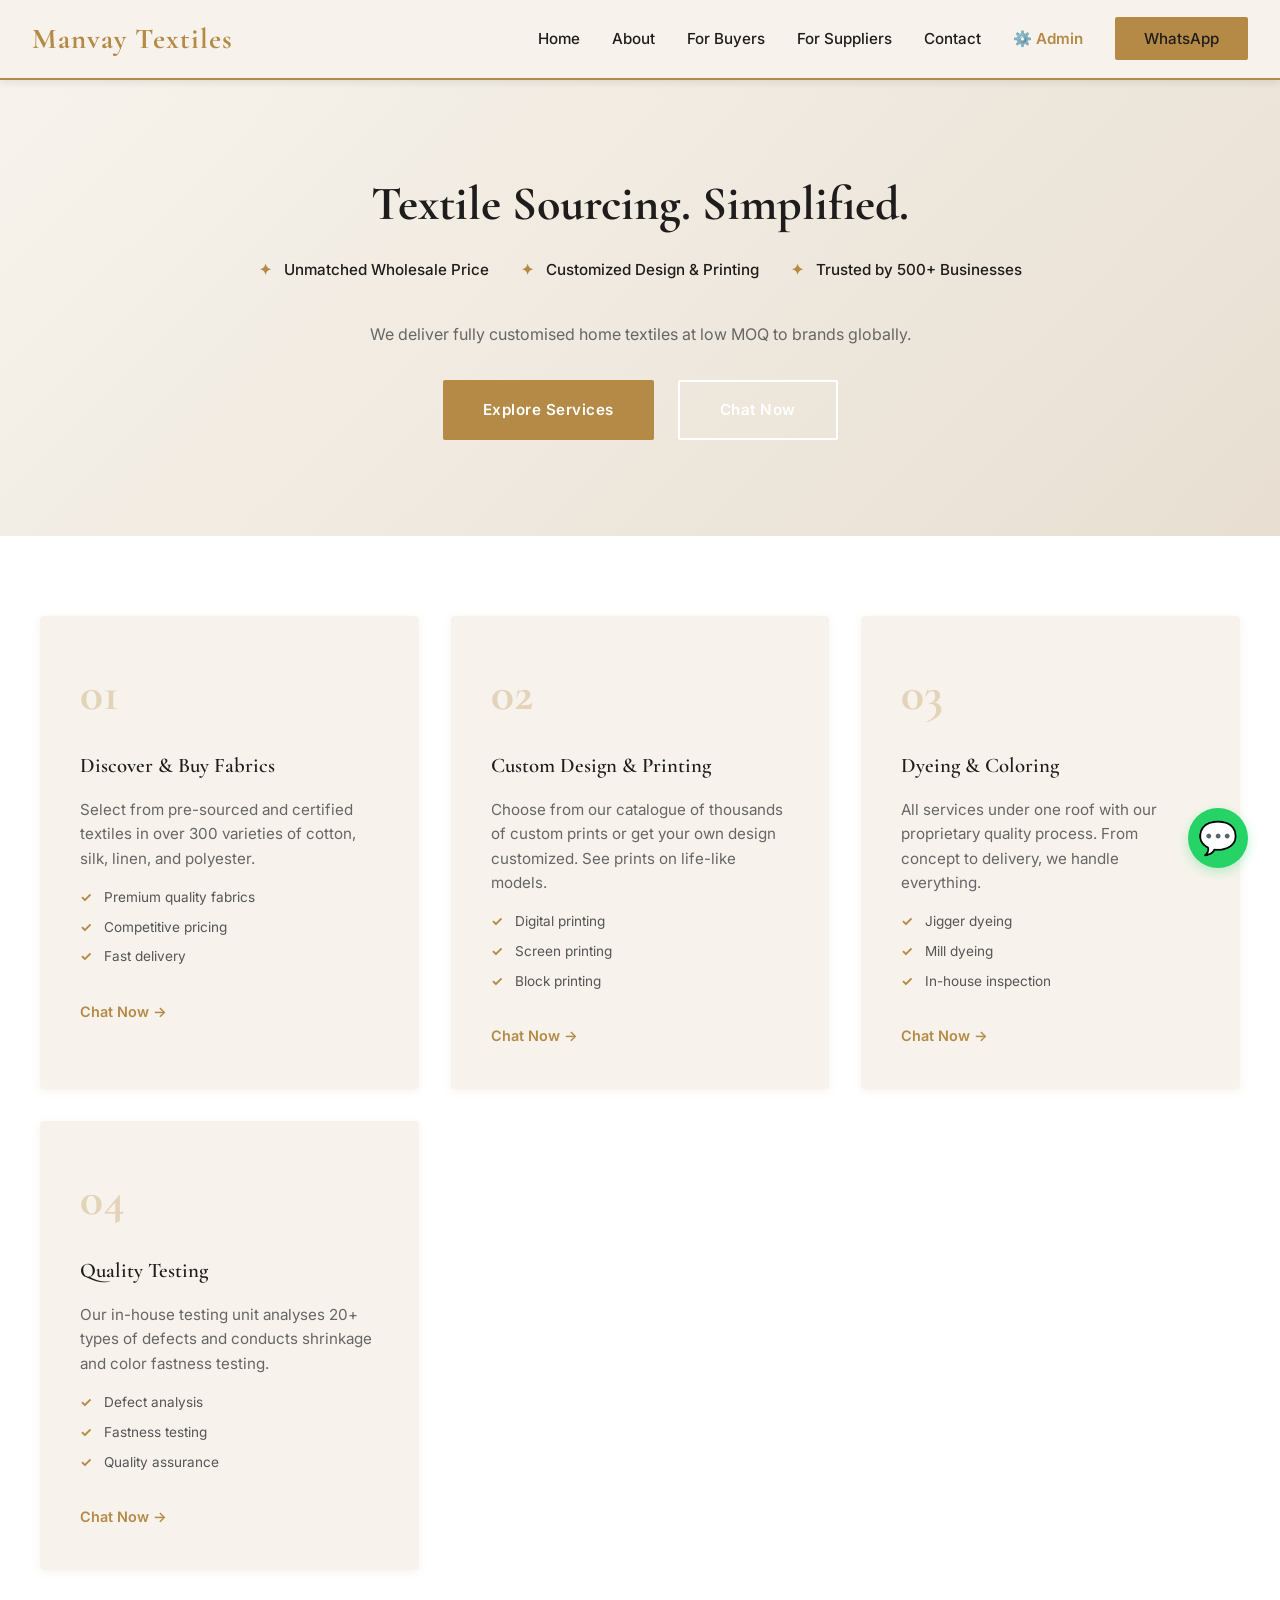
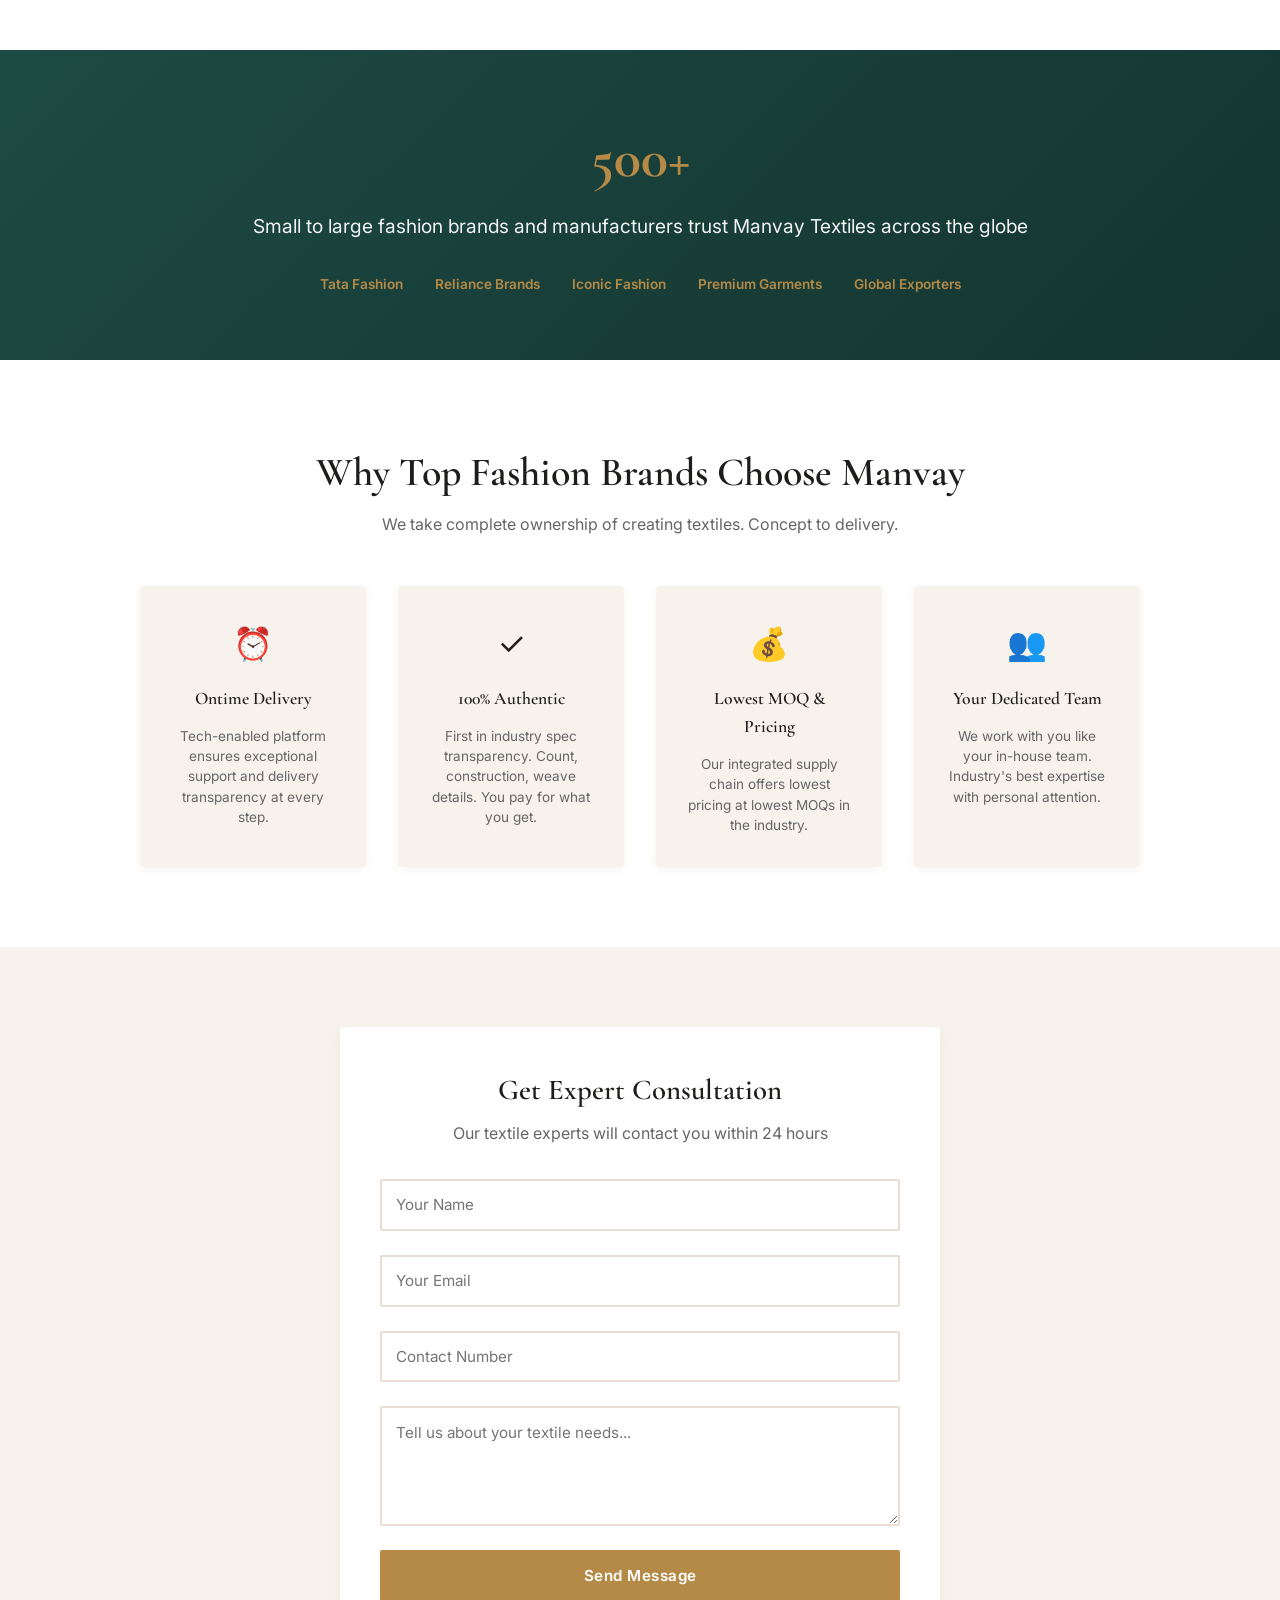
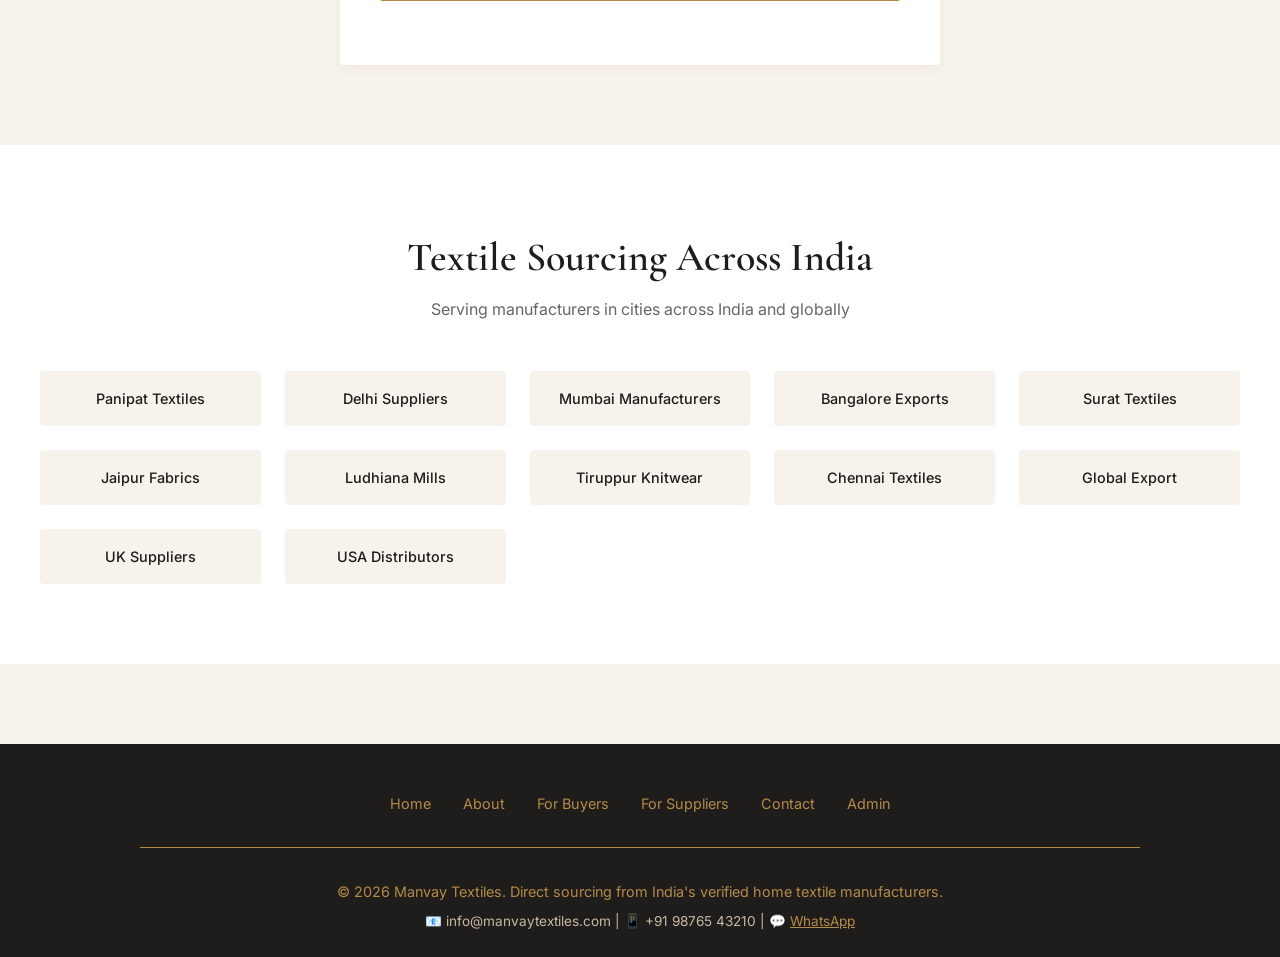
<file: index.html>
<!DOCTYPE html>
<html lang="en">
<head>
    <meta charset="UTF-8">
    <meta name="viewport" content="width=device-width, initial-scale=1.0">
    <title>Manvay Textiles - Textile Sourcing. Simplified.</title>
    <link rel="stylesheet" href="styles.css">
    <style>
        /* Hero Section Enhancements */
        .hero-simple {
            padding: 6rem 2rem;
            background: linear-gradient(135deg, #F7F3EC 0%, #E8DFD2 100%);
            text-align: center;
        }

        .hero-simple-content {
            max-width: 900px;
            margin: 0 auto;
        }

        .hero-simple-content h1 {
            font-size: 3rem;
            color: #1E1D1B;
            margin-bottom: 1.5rem;
            font-family: 'Cormorant Garamond', serif;
            font-weight: 700;
        }

        .hero-benefits {
            display: flex;
            justify-content: center;
            gap: 2rem;
            margin-bottom: 2.5rem;
            flex-wrap: wrap;
        }

        .benefit-item {
            font-size: 0.95rem;
            color: #1E1D1B;
            font-weight: 500;
        }

        .benefit-item::before {
            content: "✦ ";
            color: #B58A47;
            font-weight: bold;
            margin-right: 0.5rem;
        }

        .hero-cta-group {
            display: flex;
            gap: 1.5rem;
            justify-content: center;
            flex-wrap: wrap;
        }

        /* Services Grid */
        .services-section {
            padding: 5rem 2rem;
            background: white;
        }

        .services-grid {
            max-width: 1200px;
            margin: 0 auto;
            display: grid;
            grid-template-columns: repeat(auto-fit, minmax(280px, 1fr));
            gap: 2rem;
        }

        .service-card {
            background: #F7F3EC;
            padding: 2.5rem;
            border-radius: 4px;
            box-shadow: 0 2px 8px rgba(181, 138, 71, 0.1);
            transition: all 0.3s;
            position: relative;
        }

        .service-card:hover {
            transform: translateY(-8px);
            box-shadow: 0 8px 20px rgba(181, 138, 71, 0.2);
        }

        .service-number {
            font-size: 3rem;
            color: #B58A47;
            font-weight: bold;
            margin-bottom: 1rem;
            opacity: 0.3;
            font-family: 'Cormorant Garamond', serif;
        }

        .service-card h3 {
            font-size: 1.3rem;
            color: #1E1D1B;
            margin-bottom: 1rem;
            font-family: 'Cormorant Garamond', serif;
        }

        .service-card p {
            color: #666;
            font-size: 0.95rem;
            line-height: 1.6;
            margin-bottom: 1rem;
        }

        .service-checklist {
            list-style: none;
            font-size: 0.85rem;
            color: #555;
        }

        .service-checklist li {
            margin-bottom: 0.5rem;
            padding-left: 1.5rem;
            position: relative;
        }

        .service-checklist li::before {
            content: "✓";
            position: absolute;
            left: 0;
            color: #B58A47;
            font-weight: bold;
        }

        .service-cta {
            margin-top: 1.5rem;
            display: inline-block;
        }

        .service-cta a {
            color: #B58A47;
            text-decoration: none;
            font-weight: 600;
            font-size: 0.9rem;
            display: flex;
            align-items: center;
            gap: 0.5rem;
            transition: all 0.3s;
        }

        .service-cta a:hover {
            color: #1D4A43;
            gap: 1rem;
        }

        /* Trust Section */
        .trust-section {
            padding: 4rem 2rem;
            background: linear-gradient(135deg, #1D4A43 0%, #14342F 100%);
            color: white;
            text-align: center;
        }

        .trust-content {
            max-width: 900px;
            margin: 0 auto;
        }

        .trust-number {
            font-size: 3.5rem;
            font-weight: bold;
            color: #B58A47;
            margin-bottom: 0.5rem;
            font-family: 'Cormorant Garamond', serif;
        }

        .trust-text {
            font-size: 1.2rem;
            margin-bottom: 2rem;
            opacity: 0.95;
        }

        .trust-logos {
            display: flex;
            justify-content: center;
            gap: 2rem;
            flex-wrap: wrap;
            margin-top: 2rem;
        }

        .trust-logo-item {
            font-size: 0.85rem;
            color: #B58A47;
            font-weight: 600;
        }

        /* Why Choose Section */
        .why-choose-section {
            padding: 5rem 2rem;
            background: white;
        }

        .why-choose-grid {
            max-width: 1000px;
            margin: 0 auto;
            display: grid;
            grid-template-columns: repeat(auto-fit, minmax(220px, 1fr));
            gap: 2rem;
        }

        .why-item {
            text-align: center;
            padding: 2rem;
            background: #F7F3EC;
            border-radius: 4px;
            box-shadow: 0 2px 8px rgba(181, 138, 71, 0.1);
        }

        .why-item h3 {
            font-size: 1.1rem;
            color: #1E1D1B;
            margin-bottom: 0.8rem;
            font-family: 'Cormorant Garamond', serif;
        }

        .why-item p {
            font-size: 0.85rem;
            color: #666;
            line-height: 1.5;
        }

        .why-icon {
            font-size: 2rem;
            margin-bottom: 1rem;
        }

        /* Contact Form Section */
        .contact-form-section {
            padding: 5rem 2rem;
            background: #F7F3EC;
        }

        .form-container {
            max-width: 600px;
            margin: 0 auto;
            background: white;
            padding: 2.5rem;
            border-radius: 4px;
            box-shadow: 0 4px 12px rgba(181, 138, 71, 0.1);
        }

        .form-container h2 {
            text-align: center;
            font-size: 1.8rem;
            color: #1E1D1B;
            margin-bottom: 0.5rem;
            font-family: 'Cormorant Garamond', serif;
        }

        .form-container .section-subtitle {
            text-align: center;
            margin-bottom: 2rem;
        }

        /* Location Grid */
        .locations-section {
            padding: 5rem 2rem;
            background: white;
        }

        .locations-grid {
            max-width: 1200px;
            margin: 0 auto;
            display: grid;
            grid-template-columns: repeat(auto-fit, minmax(200px, 1fr));
            gap: 1.5rem;
        }

        .location-link {
            padding: 1rem;
            text-align: center;
            background: #F7F3EC;
            border-radius: 4px;
            text-decoration: none;
            color: #1E1D1B;
            transition: all 0.3s;
            font-size: 0.9rem;
            font-weight: 500;
        }

        .location-link:hover {
            background: #B58A47;
            color: white;
            transform: translateY(-2px);
        }

        /* WhatsApp Button */
        .whatsapp-floating {
            position: fixed;
            bottom: 2rem;
            right: 2rem;
            background: #25D366;
            color: white;
            width: 60px;
            height: 60px;
            border-radius: 50%;
            display: flex;
            align-items: center;
            justify-content: center;
            font-size: 2rem;
            cursor: pointer;
            box-shadow: 0 4px 12px rgba(37, 211, 102, 0.3);
            transition: all 0.3s;
            z-index: 999;
            text-decoration: none;
        }

        .whatsapp-floating:hover {
            transform: scale(1.1);
            box-shadow: 0 6px 20px rgba(37, 211, 102, 0.4);
        }

        @media (max-width: 768px) {
            .hero-simple-content h1 {
                font-size: 2rem;
            }

            .hero-benefits {
                gap: 1rem;
                flex-direction: column;
            }

            .trust-number {
                font-size: 2.5rem;
            }

            .whatsapp-floating {
                bottom: 1.5rem;
                right: 1.5rem;
                width: 50px;
                height: 50px;
                font-size: 1.5rem;
            }
        }
    </style>
</head>
<body>
    <!-- NAVBAR -->
    <nav class="navbar">
        <a href="index.html" class="navbar-logo">Manvay Textiles</a>
        <button class="mobile-menu-toggle" id="mobileMenuToggle">☰</button>
        <ul class="navbar-menu" id="navbarMenu">
            <li><a href="index.html">Home</a></li>
            <li><a href="about-us.html">About</a></li>
            <li><a href="for-buyers.html">For Buyers</a></li>
            <li><a href="for-suppliers.html">For Suppliers</a></li>
            <li><a href="contact.html">Contact</a></li>
            <li><a href="admin.html" style="color: #B58A47; font-weight: 600;">⚙️ Admin</a></li>
            <li><a href="https://wa.me/918800554542" class="navbar-cta">WhatsApp</a></li>
        </ul>
    </nav>

    <!-- HERO SECTION -->
    <section class="hero-simple">
        <div class="hero-simple-content">
            <h1>Textile Sourcing. Simplified.</h1>
            <div class="hero-benefits">
                <div class="benefit-item">Unmatched Wholesale Price</div>
                <div class="benefit-item">Customized Design & Printing</div>
                <div class="benefit-item">Trusted by 500+ Businesses</div>
            </div>
            <p style="font-size: 1rem; color: #666; margin-bottom: 2rem;">We deliver fully customised home textiles at low MOQ to brands globally.</p>
            <div class="hero-cta-group">
                <button class="btn btn-primary" onclick="document.querySelector('.services-section').scrollIntoView({behavior: 'smooth'})">Explore Services</button>
                <a href="https://wa.me/918800554542" class="btn btn-secondary" style="text-decoration: none; display: inline-block;">Chat Now</a>
            </div>
        </div>
    </section>

    <!-- SERVICES SECTION -->
    <section class="services-section">
        <div class="services-grid">
            <!-- Service 1 -->
            <div class="service-card">
                <div class="service-number">01</div>
                <h3>Discover & Buy Fabrics</h3>
                <p>Select from pre-sourced and certified textiles in over 300 varieties of cotton, silk, linen, and polyester.</p>
                <ul class="service-checklist">
                    <li>Premium quality fabrics</li>
                    <li>Competitive pricing</li>
                    <li>Fast delivery</li>
                </ul>
                <div class="service-cta">
                    <a href="https://wa.me/918800554542">Chat Now →</a>
                </div>
            </div>

            <!-- Service 2 -->
            <div class="service-card">
                <div class="service-number">02</div>
                <h3>Custom Design & Printing</h3>
                <p>Choose from our catalogue of thousands of custom prints or get your own design customized. See prints on life-like models.</p>
                <ul class="service-checklist">
                    <li>Digital printing</li>
                    <li>Screen printing</li>
                    <li>Block printing</li>
                </ul>
                <div class="service-cta">
                    <a href="https://wa.me/918800554542">Chat Now →</a>
                </div>
            </div>

            <!-- Service 3 -->
            <div class="service-card">
                <div class="service-number">03</div>
                <h3>Dyeing & Coloring</h3>
                <p>All services under one roof with our proprietary quality process. From concept to delivery, we handle everything.</p>
                <ul class="service-checklist">
                    <li>Jigger dyeing</li>
                    <li>Mill dyeing</li>
                    <li>In-house inspection</li>
                </ul>
                <div class="service-cta">
                    <a href="https://wa.me/918800554542">Chat Now →</a>
                </div>
            </div>

            <!-- Service 4 -->
            <div class="service-card">
                <div class="service-number">04</div>
                <h3>Quality Testing</h3>
                <p>Our in-house testing unit analyses 20+ types of defects and conducts shrinkage and color fastness testing.</p>
                <ul class="service-checklist">
                    <li>Defect analysis</li>
                    <li>Fastness testing</li>
                    <li>Quality assurance</li>
                </ul>
                <div class="service-cta">
                    <a href="https://wa.me/918800554542">Chat Now →</a>
                </div>
            </div>
        </div>
    </section>

    <!-- TRUST SECTION -->
    <section class="trust-section">
        <div class="trust-content">
            <div class="trust-number">500+</div>
            <div class="trust-text">Small to large fashion brands and manufacturers trust Manvay Textiles across the globe</div>
            <div class="trust-logos">
                <div class="trust-logo-item">Tata Fashion</div>
                <div class="trust-logo-item">Reliance Brands</div>
                <div class="trust-logo-item">Iconic Fashion</div>
                <div class="trust-logo-item">Premium Garments</div>
                <div class="trust-logo-item">Global Exporters</div>
            </div>
        </div>
    </section>

    <!-- WHY CHOOSE SECTION -->
    <section class="why-choose-section">
        <div style="max-width: 1000px; margin: 0 auto; text-align: center; margin-bottom: 3rem;">
            <h2 class="section-title" style="color: #1E1D1B;">Why Top Fashion Brands Choose Manvay</h2>
            <p class="section-subtitle">We take complete ownership of creating textiles. Concept to delivery.</p>
        </div>
        <div class="why-choose-grid">
            <div class="why-item">
                <div class="why-icon">⏰</div>
                <h3>Ontime Delivery</h3>
                <p>Tech-enabled platform ensures exceptional support and delivery transparency at every step.</p>
            </div>
            <div class="why-item">
                <div class="why-icon">✓</div>
                <h3>100% Authentic</h3>
                <p>First in industry spec transparency. Count, construction, weave details. You pay for what you get.</p>
            </div>
            <div class="why-item">
                <div class="why-icon">💰</div>
                <h3>Lowest MOQ & Pricing</h3>
                <p>Our integrated supply chain offers lowest pricing at lowest MOQs in the industry.</p>
            </div>
            <div class="why-item">
                <div class="why-icon">👥</div>
                <h3>Your Dedicated Team</h3>
                <p>We work with you like your in-house team. Industry's best expertise with personal attention.</p>
            </div>
        </div>
    </section>

    <!-- CONTACT FORM SECTION -->
    <section class="contact-form-section">
        <div class="form-container">
            <h2>Get Expert Consultation</h2>
            <p class="section-subtitle">Our textile experts will contact you within 24 hours</p>
            <form id="contactForm" class="form-group" style="display: flex; flex-direction: column; gap: 1.5rem;">
                <input type="text" placeholder="Your Name" required style="padding: 0.9rem; border: 2px solid #E8DFD2; border-radius: 2px; font-family: 'Inter', sans-serif;">
                <input type="email" placeholder="Your Email" required style="padding: 0.9rem; border: 2px solid #E8DFD2; border-radius: 2px; font-family: 'Inter', sans-serif;">
                <input type="tel" placeholder="Contact Number" required style="padding: 0.9rem; border: 2px solid #E8DFD2; border-radius: 2px; font-family: 'Inter', sans-serif;">
                <textarea placeholder="Tell us about your textile needs..." rows="4" required style="padding: 0.9rem; border: 2px solid #E8DFD2; border-radius: 2px; font-family: 'Inter', sans-serif; resize: vertical;"></textarea>
                <button type="submit" class="btn btn-primary" style="width: 100%;">Send Message</button>
            </form>
        </div>
    </section>

    <!-- LOCATIONS SECTION -->
    <section class="locations-section">
        <div style="max-width: 1000px; margin: 0 auto; text-align: center; margin-bottom: 3rem;">
            <h2 class="section-title" style="color: #1E1D1B;">Textile Sourcing Across India</h2>
            <p class="section-subtitle">Serving manufacturers in cities across India and globally</p>
        </div>
        <div class="locations-grid">
            <a href="#" class="location-link">Panipat Textiles</a>
            <a href="#" class="location-link">Delhi Suppliers</a>
            <a href="#" class="location-link">Mumbai Manufacturers</a>
            <a href="#" class="location-link">Bangalore Exports</a>
            <a href="#" class="location-link">Surat Textiles</a>
            <a href="#" class="location-link">Jaipur Fabrics</a>
            <a href="#" class="location-link">Ludhiana Mills</a>
            <a href="#" class="location-link">Tiruppur Knitwear</a>
            <a href="#" class="location-link">Chennai Textiles</a>
            <a href="#" class="location-link">Global Export</a>
            <a href="#" class="location-link">UK Suppliers</a>
            <a href="#" class="location-link">USA Distributors</a>
        </div>
    </section>

    <!-- FOOTER -->
    <footer class="footer">
        <div class="footer-content">
            <div class="footer-links">
                <a href="index.html">Home</a>
                <a href="about-us.html">About</a>
                <a href="for-buyers.html">For Buyers</a>
                <a href="for-suppliers.html">For Suppliers</a>
                <a href="contact.html">Contact</a>
                <a href="admin.html">Admin</a>
            </div>
            <div class="footer-divider">
                <p class="footer-text">© 2026 Manvay Textiles. Direct sourcing from India's verified home textile manufacturers.</p>
                <p class="footer-contact">📧 info@manvaytextiles.com | 📱 +91 98765 43210 | 💬 <a href="https://wa.me/918800554542" style="color: #B58A47;">WhatsApp</a></p>
            </div>
        </div>
    </footer>

    <!-- WhatsApp Floating Button -->
    <a href="https://wa.me/918800554542" class="whatsapp-floating" title="Chat on WhatsApp">💬</a>

    <script>
        // Mobile menu toggle
        document.getElementById('mobileMenuToggle').addEventListener('click', function() {
            document.getElementById('navbarMenu').classList.toggle('active');
        });

        // Contact form handler
        document.getElementById('contactForm').addEventListener('submit', function(e) {
            e.preventDefault();
            alert('Thank you for your message! Our team will contact you within 24 hours.');
            this.reset();
        });
    </script>
</body>
</html>
</file>
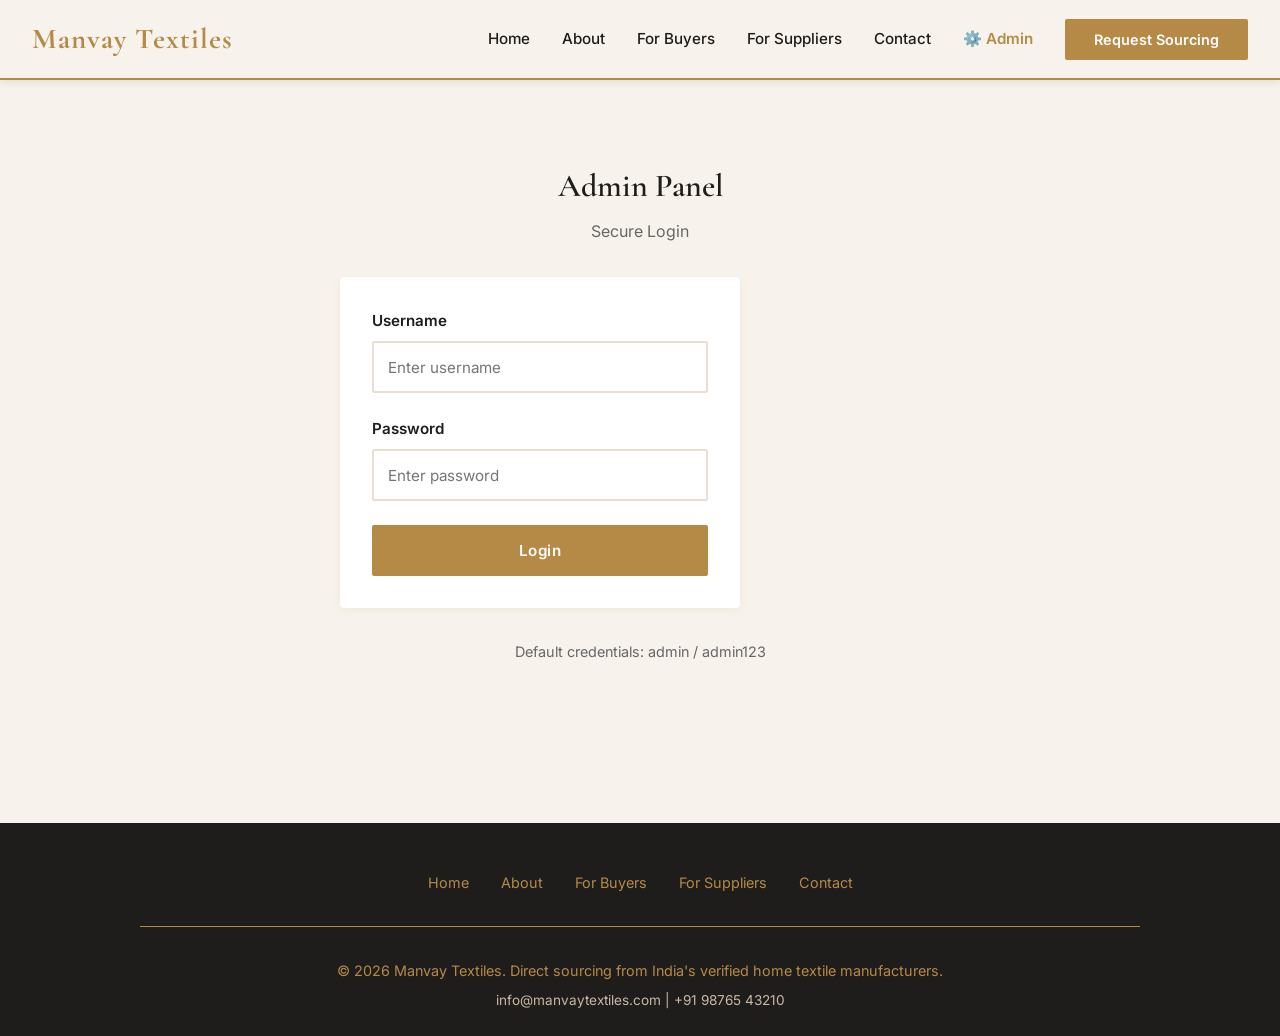
<file: admin.html>
<!DOCTYPE html>
<html lang="en">
<head>
    <meta charset="UTF-8">
    <meta name="viewport" content="width=device-width, initial-scale=1.0">
    <title>Admin Panel - Manvay Textiles</title>
    <link rel="stylesheet" href="styles.css">
</head>
<body>
    <!-- NAVBAR -->
    <nav class="navbar">
        <a href="index.html" class="navbar-logo">Manvay Textiles</a>
        <button class="mobile-menu-toggle" id="mobileMenuToggle">☰</button>
        <ul class="navbar-menu" id="navbarMenu">
            <li><a href="index.html">Home</a></li>
            <li><a href="about-us.html">About</a></li>
            <li><a href="for-buyers.html">For Buyers</a></li>
            <li><a href="for-suppliers.html">For Suppliers</a></li>
            <li><a href="contact.html">Contact</a></li>
            <li><a href="admin.html" style="color: #B58A47; font-weight: 600;">⚙️ Admin</a></li>
            <li><button class="navbar-cta" onclick="window.location.href='contact.html'">Request Sourcing</button></li>
        </ul>
    </nav>

    <!-- LOGIN SCREEN -->
    <div id="loginScreen" class="contact">
        <div class="contact-container">
            <h2>Admin Panel</h2>
            <p class="section-subtitle">Secure Login</p>
            <form id="loginForm" class="form-section" style="max-width: 400px;">
                <div class="form-group">
                    <label for="adminUsername">Username</label>
                    <input type="text" id="adminUsername" placeholder="Enter username" required>
                </div>
                <div class="form-group">
                    <label for="adminPassword">Password</label>
                    <input type="password" id="adminPassword" placeholder="Enter password" required>
                </div>
                <button type="submit" class="btn btn-primary" style="width: 100%;">Login</button>
            </form>
            <p style="text-align: center; margin-top: 2rem; color: #666; font-size: 0.9rem;">
                Default credentials: admin / admin123
            </p>
        </div>
    </div>

    <!-- ADMIN PANEL (hidden by default) -->
    <div id="adminPanel" style="display: none;">
        <div class="admin-container">
            <div class="admin-header">
                <h1>Manvay Textiles Admin Panel</h1>
                <button class="logout-btn" onclick="logout()">Logout</button>
            </div>

            <div class="tabs">
                <button class="tab-btn active" onclick="switchTab('products')">Products</button>
                <button class="tab-btn" onclick="switchTab('suppliers')">Suppliers</button>
            </div>

            <!-- PRODUCTS TAB -->
            <div id="products" class="tab-content active">
                <div class="form-section">
                    <h2>Add New Product</h2>
                    <form id="productForm">
                        <div class="form-two-col">
                            <div class="form-group">
                                <label for="productName">Product Name</label>
                                <input type="text" id="productName" placeholder="e.g., Egyptian Cotton Sheets" required>
                            </div>
                            <div class="form-group">
                                <label for="productCategory">Category</label>
                                <select id="productCategory" required>
                                    <option>Bedding</option>
                                    <option>Curtains</option>
                                    <option>Cushions</option>
                                    <option>Towels</option>
                                    <option>Rugs</option>
                                    <option>Tablecloths</option>
                                    <option>Other</option>
                                </select>
                            </div>
                        </div>
                        <div class="form-two-col">
                            <div class="form-group">
                                <label for="productMaterial">Material</label>
                                <select id="productMaterial" required>
                                    <option>Cotton</option>
                                    <option>Linen</option>
                                    <option>Silk</option>
                                    <option>Polyester</option>
                                    <option>Wool</option>
                                    <option>Blend</option>
                                </select>
                            </div>
                            <div class="form-group">
                                <label for="productPrice">Price (₹)</label>
                                <input type="number" id="productPrice" placeholder="e.g., 450" required>
                            </div>
                        </div>
                        <div class="form-group full-width">
                            <label for="productSupplier">Supplier Name</label>
                            <input type="text" id="productSupplier" placeholder="e.g., Panipat Textiles Co." required>
                        </div>
                        <button type="submit" class="btn btn-primary">Add Product</button>
                    </form>
                </div>

                <div class="form-section">
                    <h2>Current Products</h2>
                    <table class="items-table">
                        <thead>
                            <tr>
                                <th>Product Name</th>
                                <th>Category</th>
                                <th>Material</th>
                                <th>Price</th>
                                <th>Supplier</th>
                                <th>Actions</th>
                            </tr>
                        </thead>
                        <tbody id="productsList">
                            <!-- Products will be loaded here -->
                        </tbody>
                    </table>
                </div>
            </div>

            <!-- SUPPLIERS TAB -->
            <div id="suppliers" class="tab-content">
                <div class="form-section">
                    <h2>Add New Supplier</h2>
                    <form id="supplierForm">
                        <div class="form-two-col">
                            <div class="form-group">
                                <label for="supplierName">Supplier Name</label>
                                <input type="text" id="supplierName" placeholder="e.g., Panipat Textiles Co." required>
                            </div>
                            <div class="form-group">
                                <label for="supplierProducts">Product Types</label>
                                <input type="text" id="supplierProducts" placeholder="e.g., Bedding, Curtains" required>
                            </div>
                        </div>
                        <div class="form-two-col">
                            <div class="form-group">
                                <label for="supplierOrders">Orders Fulfilled</label>
                                <input type="number" id="supplierOrders" placeholder="e.g., 250" required>
                            </div>
                            <div class="form-group">
                                <label for="supplierRating">Rating (0-5)</label>
                                <input type="number" id="supplierRating" placeholder="e.g., 4.8" min="0" max="5" step="0.1" required>
                            </div>
                        </div>
                        <button type="submit" class="btn btn-primary">Add Supplier</button>
                    </form>
                </div>

                <div class="form-section">
                    <h2>Current Suppliers</h2>
                    <table class="suppliers-table">
                        <thead>
                            <tr>
                                <th>Supplier Name</th>
                                <th>Products</th>
                                <th>Orders</th>
                                <th>Rating</th>
                                <th>Actions</th>
                            </tr>
                        </thead>
                        <tbody id="suppliersList">
                            <!-- Suppliers will be loaded here -->
                        </tbody>
                    </table>
                </div>
            </div>
        </div>
    </div>

    <!-- FOOTER -->
    <footer class="footer">
        <div class="footer-content">
            <div class="footer-links">
                <a href="index.html">Home</a>
                <a href="about-us.html">About</a>
                <a href="for-buyers.html">For Buyers</a>
                <a href="for-suppliers.html">For Suppliers</a>
                <a href="contact.html">Contact</a>
            </div>
            <div class="footer-divider">
                <p class="footer-text">© 2026 Manvay Textiles. Direct sourcing from India's verified home textile manufacturers.</p>
                <p class="footer-contact">info@manvaytextiles.com | +91 98765 43210</p>
            </div>
        </div>
    </footer>

    <script>
        const ADMIN_USERNAME = 'admin';
        const ADMIN_PASSWORD = 'admin123';

        // Login handler
        document.getElementById('loginForm').addEventListener('submit', function(e) {
            e.preventDefault();
            const username = document.getElementById('adminUsername').value;
            const password = document.getElementById('adminPassword').value;

            if (username === ADMIN_USERNAME && password === ADMIN_PASSWORD) {
                localStorage.setItem('adminLoggedIn', 'true');
                showAdminPanel();
            } else {
                alert('Invalid credentials');
            }
        });

        // Check if already logged in
        function checkLogin() {
            if (localStorage.getItem('adminLoggedIn') === 'true') {
                showAdminPanel();
            }
        }

        function showAdminPanel() {
            document.getElementById('loginScreen').style.display = 'none';
            document.getElementById('adminPanel').style.display = 'block';
            loadProducts();
            loadSuppliers();
        }

        function logout() {
            localStorage.removeItem('adminLoggedIn');
            document.getElementById('loginScreen').style.display = 'block';
            document.getElementById('adminPanel').style.display = 'none';
            document.getElementById('loginForm').reset();
        }

        function switchTab(tabName) {
            // Hide all tabs
            document.querySelectorAll('.tab-content').forEach(tab => {
                tab.classList.remove('active');
            });
            document.querySelectorAll('.tab-btn').forEach(btn => {
                btn.classList.remove('active');
            });

            // Show selected tab
            document.getElementById(tabName).classList.add('active');
            event.target.classList.add('active');
        }

        // PRODUCTS
        document.getElementById('productForm').addEventListener('submit', function(e) {
            e.preventDefault();
            const product = {
                id: Date.now(),
                name: document.getElementById('productName').value,
                category: document.getElementById('productCategory').value,
                material: document.getElementById('productMaterial').value,
                price: document.getElementById('productPrice').value,
                supplier: document.getElementById('productSupplier').value
            };

            let products = JSON.parse(localStorage.getItem('products')) || [];
            products.push(product);
            localStorage.setItem('products', JSON.stringify(products));

            document.getElementById('productForm').reset();
            loadProducts();
            alert('Product added successfully!');
        });

        function loadProducts() {
            const products = JSON.parse(localStorage.getItem('products')) || [];
            const tbody = document.getElementById('productsList');
            tbody.innerHTML = '';

            products.forEach(product => {
                const row = `
                    <tr>
                        <td>${product.name}</td>
                        <td>${product.category}</td>
                        <td>${product.material}</td>
                        <td>₹${product.price}</td>
                        <td>${product.supplier}</td>
                        <td>
                            <button class="action-btn delete-btn" onclick="deleteProduct(${product.id})">Delete</button>
                        </td>
                    </tr>
                `;
                tbody.innerHTML += row;
            });
        }

        function deleteProduct(id) {
            if (confirm('Are you sure you want to delete this product?')) {
                let products = JSON.parse(localStorage.getItem('products')) || [];
                products = products.filter(p => p.id !== id);
                localStorage.setItem('products', JSON.stringify(products));
                loadProducts();
            }
        }

        // SUPPLIERS
        document.getElementById('supplierForm').addEventListener('submit', function(e) {
            e.preventDefault();
            const supplier = {
                id: Date.now(),
                name: document.getElementById('supplierName').value,
                products: document.getElementById('supplierProducts').value,
                orders: document.getElementById('supplierOrders').value,
                rating: document.getElementById('supplierRating').value
            };

            let suppliers = JSON.parse(localStorage.getItem('suppliers')) || [];
            suppliers.push(supplier);
            localStorage.setItem('suppliers', JSON.stringify(suppliers));

            document.getElementById('supplierForm').reset();
            loadSuppliers();
            alert('Supplier added successfully!');
        });

        function loadSuppliers() {
            const suppliers = JSON.parse(localStorage.getItem('suppliers')) || [];
            const tbody = document.getElementById('suppliersList');
            tbody.innerHTML = '';

            suppliers.forEach(supplier => {
                const row = `
                    <tr>
                        <td>${supplier.name}</td>
                        <td>${supplier.products}</td>
                        <td>${supplier.orders}</td>
                        <td>⭐ ${supplier.rating}</td>
                        <td>
                            <button class="action-btn delete-btn" onclick="deleteSupplier(${supplier.id})">Delete</button>
                        </td>
                    </tr>
                `;
                tbody.innerHTML += row;
            });
        }

        function deleteSupplier(id) {
            if (confirm('Are you sure you want to delete this supplier?')) {
                let suppliers = JSON.parse(localStorage.getItem('suppliers')) || [];
                suppliers = suppliers.filter(s => s.id !== id);
                localStorage.setItem('suppliers', JSON.stringify(suppliers));
                loadSuppliers();
            }
        }

        // Mobile menu toggle
        document.getElementById('mobileMenuToggle').addEventListener('click', function() {
            document.getElementById('navbarMenu').classList.toggle('active');
        });

        // Check login status on page load
        window.addEventListener('DOMContentLoaded', checkLogin);
    </script>
</body>
</html>
</file>
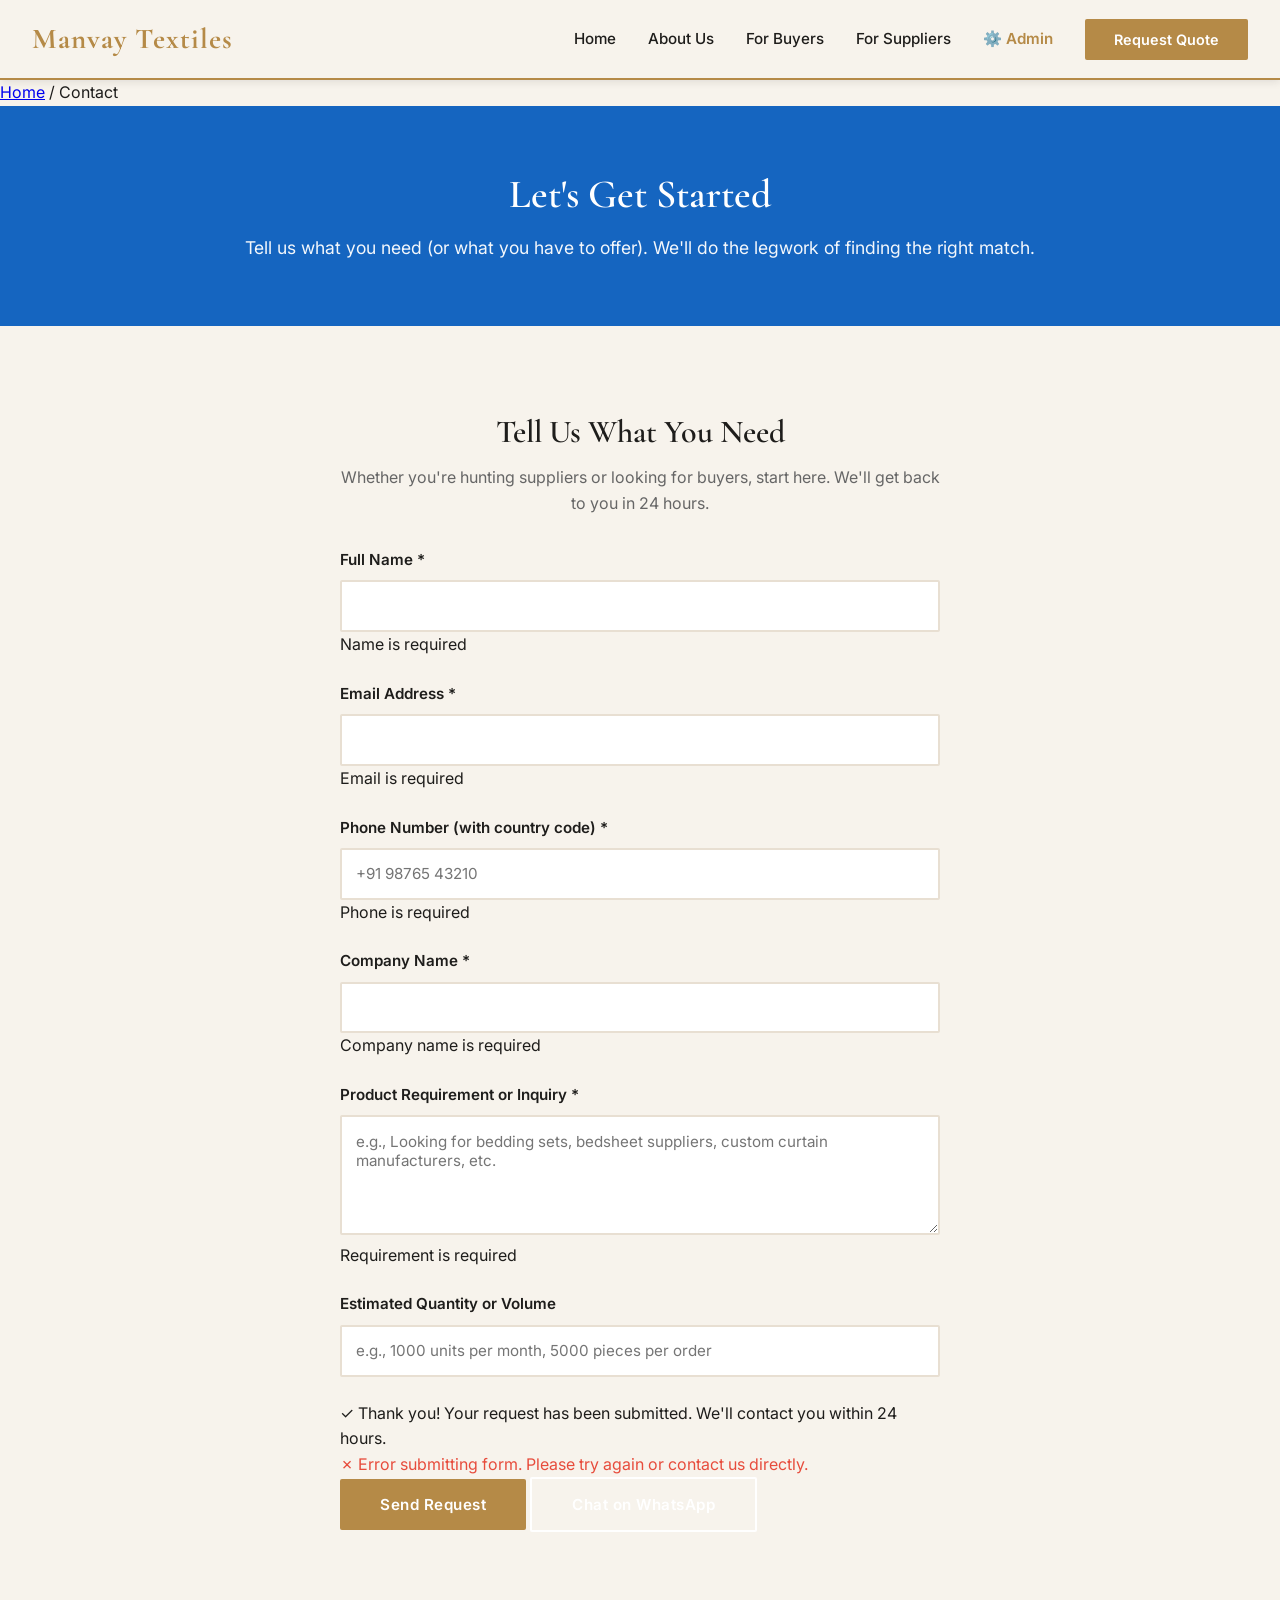
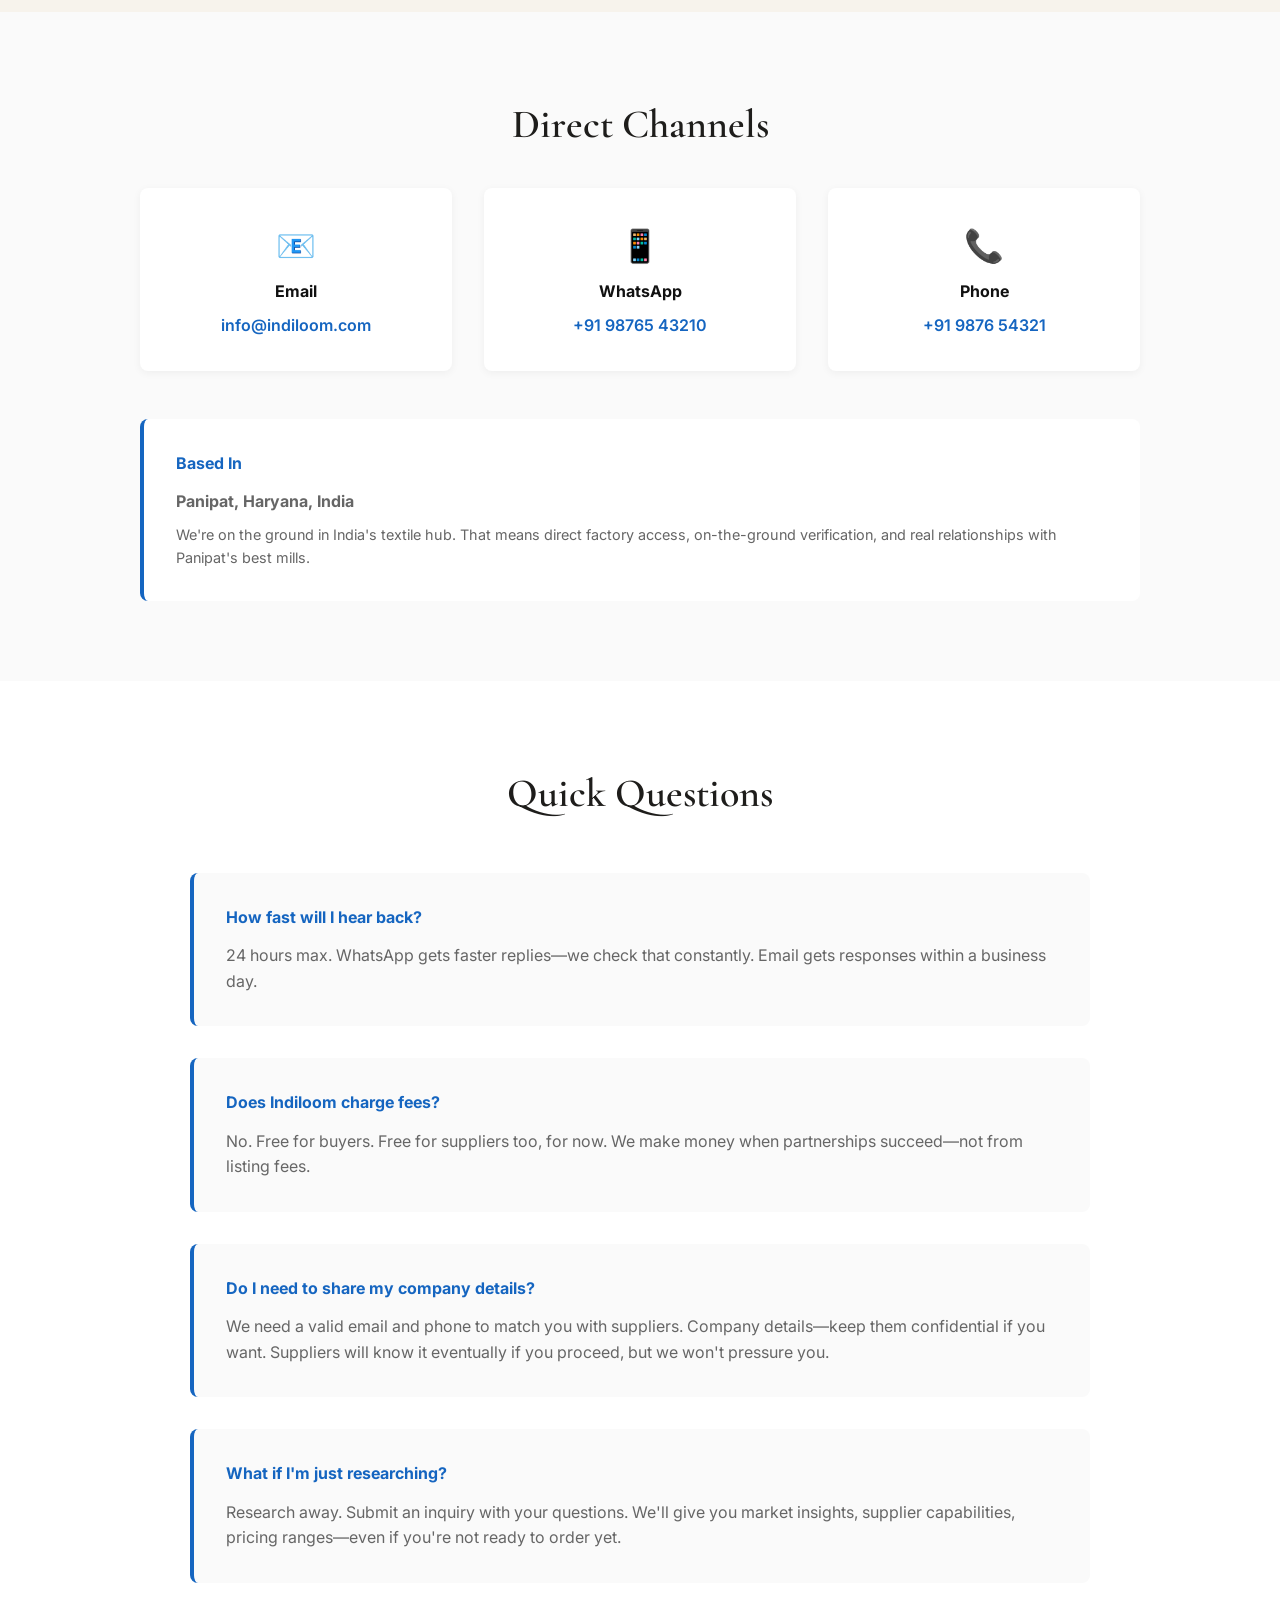
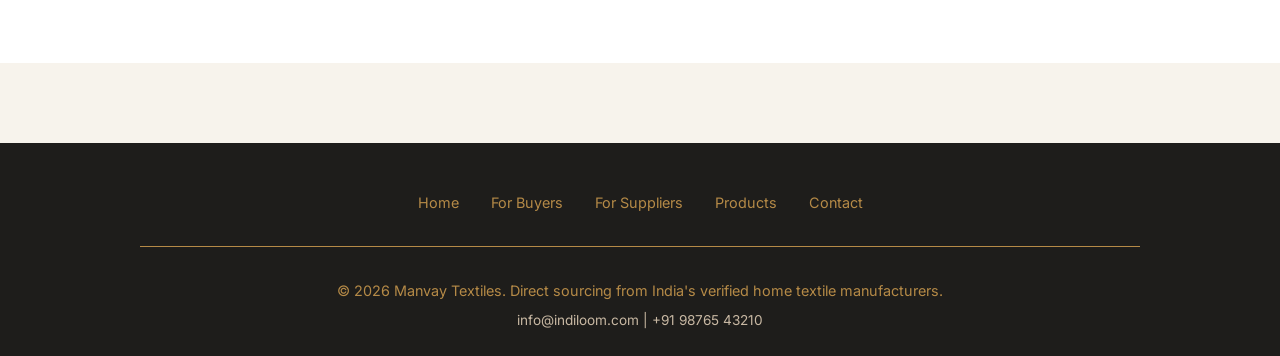
<file: contact.html>
<!DOCTYPE html>
<html lang="en">
<head>
    <meta charset="UTF-8">
    <meta name="viewport" content="width=device-width, initial-scale=1.0">
    <title>Contact - Manvay Textiles</title>
    <link rel="stylesheet" href="styles.css">
</head>
<body>
    <!-- NAVBAR -->
    <nav class="navbar">
        <a href="index.html" class="navbar-logo">Manvay Textiles</a>
        <button class="mobile-menu-toggle" id="mobileMenuToggle">☰</button>
        <ul class="navbar-menu" id="navbarMenu">
            <li><a href="index.html">Home</a></li>
            <li><a href="about-us.html">About Us</a></li>
            <li><a href="for-buyers.html">For Buyers</a></li>
            <li><a href="for-suppliers.html">For Suppliers</a></li>
            <li><a href="admin.html" style="color: #B58A47; font-weight: 600;">⚙️ Admin</a></li>
            <!-- <li><a href="contact.html">Contact</a></li> -->
            <li><button class="navbar-cta" onclick="window.location.href='contact.html'">Request Quote</button></li>
        </ul>
    </nav>

    <!-- BREADCRUMB -->
    <div class="breadcrumb">
        <a href="index.html">Home</a> / Contact
    </div>

    <!-- HERO -->
    <section style="padding: 4rem 2rem; background: #1565c0; color: white; text-align: center;">
        <div style="max-width: 900px; margin: 0 auto;">
            <h1 style="font-size: 2.5rem; margin-bottom: 1rem;">Let's Get Started</h1>
            <p style="font-size: 1.1rem; opacity: 0.95;">Tell us what you need (or what you have to offer). We'll do the legwork of finding the right match.</p>
        </div>
    </section>

    <!-- CONTACT SECTION -->
    <section class="contact" style="padding: 5rem 2rem;">
        <div class="contact-container">
            <h2>Tell Us What You Need</h2>
            <p class="section-subtitle">Whether you're hunting suppliers or looking for buyers, start here. We'll get back to you in 24 hours.</p>
            
            <form id="contactForm" onsubmit="handleFormSubmit(event)">
                <div class="form-group">
                    <label for="name">Full Name *</label>
                    <input type="text" id="name" name="name" required>
                    <div class="form-error" data-field="name">Name is required</div>
                </div>

                <div class="form-group">
                    <label for="email">Email Address *</label>
                    <input type="email" id="email" name="email" required>
                    <div class="form-error" data-field="email">Email is required</div>
                </div>

                <div class="form-group">
                    <label for="phone">Phone Number (with country code) *</label>
                    <input type="tel" id="phone" name="phone" placeholder="+91 98765 43210" required>
                    <div class="form-error" data-field="phone">Phone is required</div>
                </div>

                <div class="form-group">
                    <label for="company">Company Name *</label>
                    <input type="text" id="company" name="company" required>
                    <div class="form-error" data-field="company">Company name is required</div>
                </div>

                <div class="form-group">
                    <label for="requirement">Product Requirement or Inquiry *</label>
                    <textarea id="requirement" name="requirement" required placeholder="e.g., Looking for bedding sets, bedsheet suppliers, custom curtain manufacturers, etc."></textarea>
                    <div class="form-error" data-field="requirement">Requirement is required</div>
                </div>

                <div class="form-group">
                    <label for="quantity">Estimated Quantity or Volume</label>
                    <input type="text" id="quantity" name="quantity" placeholder="e.g., 1000 units per month, 5000 pieces per order">
                </div>

                <div id="formSuccess" class="form-success">
                    ✓ Thank you! Your request has been submitted. We'll contact you within 24 hours.
                </div>

                <div id="formError" class="form-success" style="color: #e74c3c;">
                    ✗ Error submitting form. Please try again or contact us directly.
                </div>

                <div class="contact-actions">
                    <button type="submit" class="btn btn-primary">Send Request</button>
                    <button type="button" class="btn btn-secondary" onclick="openWhatsApp()">Chat on WhatsApp</button>
                </div>
            </form>
        </div>
    </section>

    <!-- INFO SECTION -->
    <section style="padding: 5rem 2rem; background: #fafafa;">
        <div style="max-width: 1000px; margin: 0 auto;">
            <h2 class="section-title" style="text-align: center;">Direct Channels</h2>
            
            <div style="display: grid; grid-template-columns: repeat(auto-fit, minmax(250px, 1fr)); gap: 2rem; margin-top: 2rem;">
                <div style="padding: 2rem; background: white; border-radius: 8px; text-align: center; box-shadow: 0 2px 8px rgba(0, 0, 0, 0.05);">
                    <div style="font-size: 2rem; color: #1565c0; margin-bottom: 0.5rem;">📧</div>
                    <h4 style="color: #111; margin-bottom: 0.5rem;">Email</h4>
                    <p style="color: #1565c0; font-weight: 600;">info@indiloom.com</p>
                </div>

                <div style="padding: 2rem; background: white; border-radius: 8px; text-align: center; box-shadow: 0 2px 8px rgba(0, 0, 0, 0.05);">
                    <div style="font-size: 2rem; color: #1565c0; margin-bottom: 0.5rem;">📱</div>
                    <h4 style="color: #111; margin-bottom: 0.5rem;">WhatsApp</h4>
                    <p style="color: #1565c0; font-weight: 600;">+91 98765 43210</p>
                </div>

                <div style="padding: 2rem; background: white; border-radius: 8px; text-align: center; box-shadow: 0 2px 8px rgba(0, 0, 0, 0.05);">
                    <div style="font-size: 2rem; color: #1565c0; margin-bottom: 0.5rem;">📞</div>
                    <h4 style="color: #111; margin-bottom: 0.5rem;">Phone</h4>
                    <p style="color: #1565c0; font-weight: 600;">+91 9876 54321</p>
                </div>
            </div>

            <div style="margin-top: 3rem; padding: 2rem; background: white; border-radius: 8px; border-left: 4px solid #1565c0;">
                <h4 style="color: #1565c0; margin-bottom: 0.8rem;">Based In</h4>
                <p style="color: #666; margin-bottom: 0.5rem;"><strong>Panipat, Haryana, India</strong></p>
                <p style="color: #666; font-size: 0.9rem;">We're on the ground in India's textile hub. That means direct factory access, on-the-ground verification, and real relationships with Panipat's best mills.</p>
            </div>
        </div>
    </section>

    <!-- FAQ -->
    <section style="padding: 5rem 2rem; background: white;">
        <div style="max-width: 900px; margin: 0 auto;">
            <h2 class="section-title" style="text-align: center;">Quick Questions</h2>
            
            <div style="display: grid; gap: 2rem; margin-top: 3rem;">
                <div style="padding: 2rem; background: #fafafa; border-radius: 8px; border-left: 4px solid #1565c0;">
                    <h4 style="color: #1565c0; margin-bottom: 0.8rem;">How fast will I hear back?</h4>
                    <p style="color: #666;">24 hours max. WhatsApp gets faster replies—we check that constantly. Email gets responses within a business day.</p>
                </div>

                <div style="padding: 2rem; background: #fafafa; border-radius: 8px; border-left: 4px solid #1565c0;">
                    <h4 style="color: #1565c0; margin-bottom: 0.8rem;">Does Indiloom charge fees?</h4>
                    <p style="color: #666;">No. Free for buyers. Free for suppliers too, for now. We make money when partnerships succeed—not from listing fees.</p>
                </div>

                <div style="padding: 2rem; background: #fafafa; border-radius: 8px; border-left: 4px solid #1565c0;">
                    <h4 style="color: #1565c0; margin-bottom: 0.8rem;">Do I need to share my company details?</h4>
                    <p style="color: #666;">We need a valid email and phone to match you with suppliers. Company details—keep them confidential if you want. Suppliers will know it eventually if you proceed, but we won't pressure you.</p>
                </div>

                <div style="padding: 2rem; background: #fafafa; border-radius: 8px; border-left: 4px solid #1565c0;">
                    <h4 style="color: #1565c0; margin-bottom: 0.8rem;">What if I'm just researching?</h4>
                    <p style="color: #666;">Research away. Submit an inquiry with your questions. We'll give you market insights, supplier capabilities, pricing ranges—even if you're not ready to order yet.</p>
                </div>
            </div>
        </div>
    </section>

    <!-- FOOTER -->
    <footer class="footer">
        <div class="footer-content">
            <div class="footer-links">
                <a href="index.html">Home</a>
                <a href="for-buyers.html">For Buyers</a>
                <a href="for-suppliers.html">For Suppliers</a>
                <a href="products.html">Products</a>
                <a href="contact.html">Contact</a>
            </div>
            <div class="footer-divider">
                <p class="footer-text">© 2026 Manvay Textiles. Direct sourcing from India's verified home textile manufacturers.</p>
                <p class="footer-contact">info@indiloom.com | +91 98765 43210</p>
            </div>
        </div>
    </footer>

    <script src="script.js"></script>
    <script src="form-handler.js"></script>
</body>
</html>
</file>
<file: styles.css>
@import url('https://fonts.googleapis.com/css2?family=Cormorant+Garamond:wght@400;500;600;700&family=Inter:wght@400;500;600;700&display=swap');

* {
    margin: 0;
    padding: 0;
    box-sizing: border-box;
}

html {
    scroll-behavior: smooth;
}

body {
    font-family: 'Inter', -apple-system, BlinkMacSystemFont, "Segoe UI", Roboto, sans-serif;
    color: #1E1D1B;
    background: #F7F3EC;
    line-height: 1.6;
}

/* ===== TYPOGRAPHY ===== */
h1, h2, h3 {
    font-family: 'Cormorant Garamond', serif;
    font-weight: 600;
}

h1 {
    font-size: 3.5rem;
    line-height: 1.2;
}

h2 {
    font-size: 2.5rem;
}

h3 {
    font-size: 1.3rem;
}

/* ===== NAVBAR ===== */
.navbar {
    display: flex;
    justify-content: space-between;
    align-items: center;
    padding: 1rem 2rem;
    background: #F7F3EC;
    border-bottom: 2px solid #B58A47;
    position: sticky;
    top: 0;
    z-index: 100;
    box-shadow: 0 2px 8px rgba(30, 29, 27, 0.1);
}

.navbar-logo {
    font-family: 'Cormorant Garamond', serif;
    font-weight: 700;
    font-size: 1.8rem;
    letter-spacing: 1px;
    color: #B58A47;
    text-decoration: none;
    cursor: pointer;
}

.navbar-menu {
    display: flex;
    gap: 2rem;
    list-style: none;
    align-items: center;
}

.navbar-menu a {
    text-decoration: none;
    color: #1E1D1B;
    font-size: 0.95rem;
    font-weight: 500;
    transition: color 0.3s;
    cursor: pointer;
}

.navbar-menu a:hover {
    color: #B58A47;
}

.navbar-cta {
    background: #B58A47;
    color: white;
    border: none;
    padding: 0.75rem 1.8rem;
    border-radius: 2px;
    cursor: pointer;
    font-size: 0.9rem;
    font-weight: 600;
    transition: all 0.3s;
    font-family: 'Inter', sans-serif;
}

.navbar-cta:hover {
    background: #1D4A43;
    transform: translateY(-2px);
}

.mobile-menu-toggle {
    display: none;
    background: none;
    border: none;
    font-size: 1.5rem;
    cursor: pointer;
    color: #1E1D1B;
}

/* ===== RIBBON BAR ===== */
.ribbon-bar {
    background: #B58A47;
    color: white;
    padding: 0.8rem;
    text-align: center;
    font-size: 0.85rem;
    font-weight: 500;
    letter-spacing: 1px;
    text-transform: uppercase;
}

/* ===== HERO SECTION ===== */
.hero {
    position: relative;
    height: 700px;
    display: flex;
    align-items: center;
    justify-content: center;
    text-align: center;
    color: white;
    overflow: hidden;
}

.hero-background {
    position: absolute;
    top: 0;
    left: 0;
    width: 100%;
    height: 100%;
    object-fit: cover;
    z-index: 1;
}

.hero-overlay {
    position: absolute;
    top: 0;
    left: 0;
    width: 100%;
    height: 100%;
    background: rgba(30, 29, 27, 0.45);
    z-index: 2;
}

.hero-content {
    position: relative;
    z-index: 3;
    max-width: 800px;
    padding: 2rem;
}

.hero-content h1 {
    font-family: 'Cormorant Garamond', serif;
    font-size: 4rem;
    margin-bottom: 1rem;
    color: white;
    line-height: 1.1;
}

.hero-content p {
    font-size: 1.3rem;
    color: #F7F3EC;
    margin-bottom: 3rem;
    line-height: 1.6;
}

.hero-actions {
    display: flex;
    gap: 2rem;
    justify-content: center;
    flex-wrap: wrap;
}

.btn {
    padding: 1rem 2.5rem;
    border-radius: 2px;
    text-decoration: none;
    font-weight: 600;
    font-size: 0.95rem;
    border: none;
    cursor: pointer;
    transition: all 0.3s;
    display: inline-block;
    font-family: 'Inter', sans-serif;
    letter-spacing: 0.5px;
}

.btn-primary {
    background: #B58A47;
    color: white;
}

.btn-primary:hover {
    background: #1D4A43;
    transform: translateY(-3px);
}

.btn-secondary {
    background: transparent;
    color: white;
    border: 2px solid white;
}

.btn-secondary:hover {
    background: white;
    color: #1D4A43;
}

/* ===== DIFFERENTIATION TABLE ===== */
.differentiation {
    padding: 5rem 2rem;
    background: white;
}

.diff-container {
    max-width: 1100px;
    margin: 0 auto;
}

.diff-title {
    text-align: center;
    font-size: 2.5rem;
    margin-bottom: 3rem;
    color: #1E1D1B;
}

.diff-table {
    width: 100%;
    border-collapse: collapse;
    box-shadow: 0 4px 12px rgba(181, 138, 71, 0.15);
    border-radius: 4px;
    overflow: hidden;
}

.diff-table thead {
    background: #1D4A43;
    color: white;
}

.diff-table th {
    padding: 1.5rem;
    text-align: left;
    font-weight: 600;
    font-family: 'Inter', sans-serif;
    letter-spacing: 0.5px;
}

.diff-table td {
    padding: 1.5rem;
    border-bottom: 1px solid #E8DFD2;
    text-align: center;
    font-size: 1.2rem;
}

.diff-table tr:hover {
    background: #F7F3EC;
}

.diff-table tr:last-child td {
    border-bottom: none;
}

.tick {
    color: #14342F;
    font-weight: bold;
    font-size: 1.5rem;
}

.cross {
    color: #C8B8A3;
    font-weight: bold;
    font-size: 1.5rem;
}

/* ===== VALUE CHAIN SECTION ===== */
.value-chain {
    padding: 5rem 2rem;
    background: #F7F3EC;
}

.value-chain-container {
    max-width: 1000px;
    margin: 0 auto;
}

.value-chain-title {
    text-align: center;
    font-size: 2.5rem;
    margin-bottom: 1rem;
    color: #1E1D1B;
}

.value-chain-subtitle {
    text-align: center;
    font-size: 1rem;
    color: #666;
    margin-bottom: 3rem;
}

.chain-flow {
    display: flex;
    align-items: center;
    justify-content: space-between;
    flex-wrap: wrap;
    gap: 2rem;
}

.chain-step {
    flex: 1;
    min-width: 220px;
    background: white;
    padding: 2rem;
    border-radius: 4px;
    box-shadow: 0 4px 12px rgba(181, 138, 71, 0.1);
    position: relative;
    text-align: center;
}

.chain-step-number {
    display: inline-flex;
    align-items: center;
    justify-content: center;
    width: 60px;
    height: 60px;
    background: #B58A47;
    color: white;
    border-radius: 50%;
    font-weight: 700;
    font-size: 1.8rem;
    margin-bottom: 1rem;
    margin-left: auto;
    margin-right: auto;
}

.chain-step h3 {
    font-size: 1.3rem;
    margin-bottom: 0.8rem;
    color: #1E1D1B;
}

.chain-step p {
    font-size: 0.9rem;
    color: #666;
    line-height: 1.6;
}

.chain-arrow {
    font-size: 2rem;
    color: #B58A47;
    font-weight: bold;
    flex: 0;
}

@media (max-width: 768px) {
    .chain-arrow {
        display: none;
    }
    
    .chain-flow {
        flex-direction: column;
    }
}

/* ===== SECTIONS ===== */
.how-it-works {
    padding: 5rem 2rem;
    background: white;
    text-align: center;
}

.section-title {
    font-size: 2.5rem;
    font-weight: 600;
    margin-bottom: 0.5rem;
    color: #1E1D1B;
}

.section-subtitle {
    font-size: 1rem;
    color: #666;
    margin-bottom: 3rem;
}

.how-steps {
    display: grid;
    grid-template-columns: repeat(auto-fit, minmax(280px, 1fr));
    gap: 2rem;
    max-width: 1000px;
    margin: 0 auto;
}

.step-card {
    background: #F7F3EC;
    padding: 2rem;
    border-radius: 4px;
    text-align: left;
    box-shadow: 0 2px 8px rgba(181, 138, 71, 0.1);
    transition: all 0.3s;
    border-left: 4px solid #B58A47;
}

.step-card:hover {
    transform: translateY(-4px);
    box-shadow: 0 8px 20px rgba(181, 138, 71, 0.2);
    border-left-color: #1D4A43;
}

.step-number {
    display: inline-flex;
    align-items: center;
    justify-content: center;
    width: 50px;
    height: 50px;
    background: #B58A47;
    color: white;
    border-radius: 50%;
    font-weight: 700;
    font-size: 1.5rem;
    margin-bottom: 1.5rem;
}

.step-card h3 {
    font-size: 1.2rem;
    margin-bottom: 0.8rem;
    color: #1E1D1B;
}

.step-card p {
    font-size: 0.95rem;
    color: #666;
    line-height: 1.6;
}

/* ===== PRODUCT CATEGORIES ===== */
.products {
    padding: 5rem 2rem;
    background: white;
}

.products-grid {
    display: grid;
    grid-template-columns: repeat(auto-fit, minmax(250px, 1fr));
    gap: 2rem;
    max-width: 1000px;
    margin: 0 auto;
}

.product-card {
    background: #F7F3EC;
    border-radius: 4px;
    overflow: hidden;
    box-shadow: 0 2px 8px rgba(181, 138, 71, 0.1);
    transition: all 0.3s;
    border-top: 3px solid #B58A47;
}

.product-card:hover {
    transform: translateY(-4px);
    box-shadow: 0 8px 20px rgba(181, 138, 71, 0.2);
}

.product-image {
    background: #E8DFD2;
    height: 200px;
    display: flex;
    align-items: center;
    justify-content: center;
    color: #999;
    font-size: 0.9rem;
    overflow: hidden;
    object-fit: cover;
}

.product-image img {
    width: 100%;
    height: 100%;
    object-fit: cover;
}

.product-content {
    padding: 1.5rem;
}

.product-content h3 {
    font-size: 1.1rem;
    margin-bottom: 0.5rem;
    color: #B58A47;
}

.product-content p {
    font-size: 0.95rem;
    color: #666;
    line-height: 1.5;
}

/* ===== FOR BUYERS/SUPPLIERS ===== */
.for-buyers {
    padding: 5rem 2rem;
    background: #F7F3EC;
}

.for-buyers-container {
    max-width: 900px;
    margin: 0 auto;
}

.section-content {
    display: grid;
    grid-template-columns: 1.2fr 1fr;
    gap: 3rem;
    align-items: center;
}

.section-text h2 {
    font-size: 2rem;
    margin-bottom: 1.5rem;
    color: #1E1D1B;
}

.section-text ul {
    list-style: none;
    margin-bottom: 2rem;
}

.section-text li {
    padding: 0.7rem 0;
    color: #555;
    font-size: 0.95rem;
    position: relative;
    padding-left: 1.5rem;
}

.section-text li:before {
    content: "✓";
    position: absolute;
    left: 0;
    color: #B58A47;
    font-weight: bold;
    font-size: 1.2rem;
}

.section-image {
    background: #E8DFD2;
    height: 350px;
    border-radius: 4px;
    display: flex;
    align-items: center;
    justify-content: center;
    color: #999;
    overflow: hidden;
    object-fit: cover;
}

.section-image img {
    width: 100%;
    height: 100%;
    object-fit: cover;
}

/* ===== FOR SUPPLIERS ===== */
.for-suppliers {
    padding: 5rem 2rem;
    background: white;
}

.for-suppliers-container {
    max-width: 900px;
    margin: 0 auto;
}

.section-content-reverse {
    display: grid;
    grid-template-columns: 1fr 1.2fr;
    gap: 3rem;
    align-items: center;
}

/* ===== ABOUT SECTION ===== */
.about {
    padding: 5rem 2rem;
    background: #F7F3EC;
}

.about-container {
    max-width: 800px;
    margin: 0 auto;
    text-align: center;
}

.about-container p {
    font-size: 1rem;
    color: #555;
    margin-bottom: 1.5rem;
    line-height: 1.8;
}

.about-highlight {
    font-weight: 600;
    color: #B58A47;
}

/* ===== SUPPLIERS SECTION ===== */
.suppliers {
    padding: 5rem 2rem;
    background: white;
}

.suppliers-container {
    max-width: 1000px;
    margin: 0 auto;
}

.suppliers-grid {
    display: grid;
    grid-template-columns: repeat(auto-fit, minmax(280px, 1fr));
    gap: 2rem;
    margin-top: 2rem;
}

.supplier-card {
    background: #F7F3EC;
    padding: 2rem;
    border-radius: 4px;
    box-shadow: 0 2px 8px rgba(181, 138, 71, 0.1);
    transition: all 0.3s;
    border-top: 3px solid #B58A47;
}

.supplier-card:hover {
    transform: translateY(-4px);
    box-shadow: 0 8px 20px rgba(181, 138, 71, 0.2);
}

.supplier-name {
    font-size: 1.2rem;
    font-weight: 600;
    color: #1E1D1B;
    margin-bottom: 0.5rem;
}

.supplier-stat {
    font-size: 0.9rem;
    color: #666;
    margin: 0.5rem 0;
}

/* ===== CONTACT SECTION ===== */
.contact {
    padding: 5rem 2rem;
    background: #F7F3EC;
}

.contact-container {
    max-width: 600px;
    margin: 0 auto;
}

.contact-container h2 {
    text-align: center;
    font-size: 2rem;
    margin-bottom: 0.5rem;
    color: #1E1D1B;
}

.contact-container .section-subtitle {
    text-align: center;
    margin-bottom: 2rem;
}

.form-group {
    margin-bottom: 1.5rem;
}

.form-group label {
    display: block;
    margin-bottom: 0.5rem;
    font-weight: 600;
    color: #1E1D1B;
    font-size: 0.95rem;
}

.form-group input,
.form-group textarea,
.form-group select {
    width: 100%;
    padding: 0.9rem;
    border: 2px solid #E8DFD2;
    border-radius: 2px;
    font-family: 'Inter', sans-serif;
    font-size: 0.95rem;
    transition: all 0.2s;
    color: #1E1D1B;
}

.form-group input:focus,
.form-group textarea:focus,
.form-group select:focus {
    outline: none;
    border-color: #B58A47;
    box-shadow: 0 0 0 3px rgba(181, 138, 71, 0.1);
}

.form-group textarea {
    resize: vertical;
    min-height: 120px;
}

/* ===== FOOTER ===== */
.footer {
    background: #1E1D1B;
    color: white;
    padding: 3rem 2rem 1.5rem;
    margin-top: 5rem;
}

.footer-content {
    max-width: 1000px;
    margin: 0 auto;
}

.footer-links {
    display: flex;
    justify-content: center;
    gap: 2rem;
    margin-bottom: 2rem;
    flex-wrap: wrap;
}

.footer-links a {
    color: #B58A47;
    text-decoration: none;
    font-size: 0.9rem;
    transition: color 0.3s;
}

.footer-links a:hover {
    color: white;
}

.footer-divider {
    border-top: 1px solid #B58A47;
    padding-top: 2rem;
    text-align: center;
}

.footer-text {
    font-size: 0.9rem;
    color: #B58A47;
    margin-bottom: 0.5rem;
}

.footer-contact {
    font-size: 0.85rem;
    color: #C8B8A3;
}

/* ===== MARKETPLACE STYLES ===== */
.marketplace-hero {
    padding: 3rem 2rem;
    background: linear-gradient(135deg, #1D4A43 0%, #14342F 100%);
    color: white;
}

.marketplace-hero-content {
    max-width: 1200px;
    margin: 0 auto;
}

.marketplace-hero h1 {
    font-size: 2.5rem;
    margin-bottom: 1rem;
}

.marketplace-hero p {
    font-size: 1.1rem;
    color: #E8DFD2;
    margin-bottom: 2rem;
}

.search-bar-container {
    display: flex;
    gap: 1rem;
    margin-top: 2rem;
    flex-wrap: wrap;
}

.search-bar-container input {
    flex: 1;
    min-width: 250px;
    padding: 0.8rem 1rem;
    border: none;
    border-radius: 2px;
    font-family: 'Inter', sans-serif;
}

.category-pills {
    display: flex;
    gap: 1rem;
    flex-wrap: wrap;
    margin-top: 2rem;
}

.category-pill {
    background: rgba(255, 255, 255, 0.2);
    color: white;
    border: 1px solid rgba(255, 255, 255, 0.4);
    padding: 0.6rem 1.2rem;
    border-radius: 20px;
    cursor: pointer;
    font-size: 0.9rem;
    transition: all 0.3s;
}

.category-pill:hover,
.category-pill.active {
    background: #B58A47;
    border-color: #B58A47;
}

.marketplace-main {
    display: grid;
    grid-template-columns: 250px 1fr;
    gap: 2rem;
    padding: 2rem;
    max-width: 1400px;
    margin: 0 auto;
}

.sidebar-filters {
    background: white;
    padding: 1.5rem;
    border-radius: 4px;
    height: fit-content;
    box-shadow: 0 2px 8px rgba(181, 138, 71, 0.1);
}

.filter-group {
    margin-bottom: 2rem;
    border-bottom: 1px solid #E8DFD2;
    padding-bottom: 1.5rem;
}

.filter-group:last-child {
    border-bottom: none;
}

.filter-group h3 {
    font-size: 0.95rem;
    font-weight: 600;
    color: #1E1D1B;
    margin-bottom: 1rem;
    text-transform: uppercase;
    letter-spacing: 0.5px;
}

.filter-option {
    display: flex;
    align-items: center;
    margin-bottom: 0.7rem;
}

.filter-option input {
    margin-right: 0.7rem;
}

.filter-option label {
    font-size: 0.9rem;
    color: #666;
    cursor: pointer;
}

.price-range-display {
    font-size: 0.9rem;
    color: #B58A47;
    font-weight: 600;
    margin-top: 1rem;
}

.products-section {
    display: grid;
    grid-template-columns: repeat(auto-fill, minmax(200px, 1fr));
    gap: 1.5rem;
}

.product-grid-card {
    background: white;
    border-radius: 4px;
    overflow: hidden;
    box-shadow: 0 2px 8px rgba(181, 138, 71, 0.1);
    transition: all 0.3s;
    display: flex;
    flex-direction: column;
}

.product-grid-card:hover {
    transform: translateY(-4px);
    box-shadow: 0 8px 20px rgba(181, 138, 71, 0.2);
}

.product-image-grid {
    background: #E8DFD2;
    height: 180px;
    display: flex;
    align-items: center;
    justify-content: center;
    font-size: 2rem;
}

.product-info {
    padding: 1.2rem;
    flex-grow: 1;
    display: flex;
    flex-direction: column;
}

.product-name {
    font-size: 0.95rem;
    font-weight: 600;
    color: #1E1D1B;
    margin-bottom: 0.5rem;
}

.product-category {
    font-size: 0.8rem;
    color: #B58A47;
    text-transform: uppercase;
    letter-spacing: 0.3px;
    margin-bottom: 0.5rem;
}

.product-details {
    font-size: 0.85rem;
    color: #666;
    margin-bottom: 0.8rem;
    flex-grow: 1;
}

.product-price {
    font-size: 1.1rem;
    font-weight: 700;
    color: #1D4A43;
}

.no-results {
    grid-column: 1 / -1;
    text-align: center;
    padding: 3rem;
    color: #666;
}

/* ===== ADMIN STYLES ===== */
.admin-container {
    max-width: 1200px;
    margin: 0 auto;
    padding: 2rem;
}

.admin-header {
    display: flex;
    justify-content: space-between;
    align-items: center;
    margin-bottom: 2rem;
    padding-bottom: 1rem;
    border-bottom: 2px solid #B58A47;
}

.admin-header h1 {
    color: #1E1D1B;
}

.logout-btn {
    background: #1D4A43;
    color: white;
    border: none;
    padding: 0.7rem 1.5rem;
    border-radius: 2px;
    cursor: pointer;
    font-weight: 600;
    transition: all 0.3s;
}

.logout-btn:hover {
    background: #0f2620;
}

.tabs {
    display: flex;
    gap: 1rem;
    margin-bottom: 2rem;
    border-bottom: 2px solid #E8DFD2;
}

.tab-btn {
    background: none;
    border: none;
    padding: 1rem;
    cursor: pointer;
    font-size: 0.95rem;
    font-weight: 600;
    color: #666;
    border-bottom: 3px solid transparent;
    transition: all 0.3s;
    font-family: 'Inter', sans-serif;
}

.tab-btn.active {
    color: #B58A47;
    border-bottom-color: #B58A47;
}

.tab-content {
    display: none;
}

.tab-content.active {
    display: block;
}

.form-section {
    background: white;
    padding: 2rem;
    border-radius: 4px;
    box-shadow: 0 2px 8px rgba(181, 138, 71, 0.1);
    margin-bottom: 2rem;
}

.form-section h2 {
    margin-bottom: 1.5rem;
    color: #1E1D1B;
}

.form-two-col {
    display: grid;
    grid-template-columns: 1fr 1fr;
    gap: 1.5rem;
    margin-bottom: 1.5rem;
}

.form-group.full-width {
    grid-column: 1 / -1;
}

.items-table,
.suppliers-table {
    width: 100%;
    border-collapse: collapse;
    margin-top: 2rem;
    box-shadow: 0 2px 8px rgba(181, 138, 71, 0.1);
}

.items-table thead,
.suppliers-table thead {
    background: #1D4A43;
    color: white;
}

.items-table th,
.suppliers-table th {
    padding: 1rem;
    text-align: left;
    font-weight: 600;
}

.items-table td,
.suppliers-table td {
    padding: 1rem;
    border-bottom: 1px solid #E8DFD2;
}

.items-table tr:hover,
.suppliers-table tr:hover {
    background: #F7F3EC;
}

.action-btn {
    padding: 0.5rem 1rem;
    border: none;
    border-radius: 2px;
    cursor: pointer;
    font-size: 0.85rem;
    transition: all 0.3s;
    margin-right: 0.5rem;
}

.edit-btn {
    background: #B58A47;
    color: white;
}

.edit-btn:hover {
    background: #1D4A43;
}

.delete-btn {
    background: #C8B8A3;
    color: #1E1D1B;
}

.delete-btn:hover {
    background: #B58A47;
}

.modal {
    display: none;
    position: fixed;
    z-index: 1000;
    left: 0;
    top: 0;
    width: 100%;
    height: 100%;
    background-color: rgba(0, 0, 0, 0.6);
    animation: fadeIn 0.3s;
}

@keyframes fadeIn {
    from { opacity: 0; }
    to { opacity: 1; }
}

.modal-content {
    background-color: white;
    margin: 5% auto;
    padding: 2rem;
    border-radius: 4px;
    width: 90%;
    max-width: 500px;
    box-shadow: 0 8px 24px rgba(0, 0, 0, 0.2);
}

.modal-header {
    display: flex;
    justify-content: space-between;
    align-items: center;
    margin-bottom: 1.5rem;
    padding-bottom: 1rem;
    border-bottom: 2px solid #E8DFD2;
}

.modal-header h2 {
    color: #1E1D1B;
    margin: 0;
}

.close-modal {
    background: none;
    border: none;
    font-size: 1.5rem;
    cursor: pointer;
    color: #666;
}

/* ===== RESPONSIVE ===== */
@media (max-width: 768px) {
    .navbar-menu {
        gap: 1rem;
    }

    .navbar-menu a {
        font-size: 0.8rem;
    }

    h1 {
        font-size: 2.2rem;
    }

    h2 {
        font-size: 1.8rem;
    }

    .hero {
        height: 500px;
    }

    .hero-content h1 {
        font-size: 2.5rem;
    }

    .hero-content p {
        font-size: 1rem;
    }

    .hero-actions {
        gap: 1rem;
    }

    .btn {
        padding: 0.8rem 1.5rem;
        font-size: 0.85rem;
    }

    .section-content,
    .section-content-reverse {
        grid-template-columns: 1fr;
    }

    .diff-table th,
    .diff-table td {
        padding: 1rem 0.5rem;
        font-size: 0.85rem;
    }

    .chain-flow {
        gap: 1rem;
    }

    .chain-step {
        min-width: 150px;
        padding: 1.5rem;
    }

    .marketplace-main {
        grid-template-columns: 1fr;
    }

    .sidebar-filters {
        height: auto;
    }

    .products-section {
        grid-template-columns: repeat(auto-fill, minmax(150px, 1fr));
    }

    .form-two-col {
        grid-template-columns: 1fr;
    }

    .modal-content {
        width: 95%;
        padding: 1.5rem;
    }
}

@media (max-width: 480px) {
    .mobile-menu-toggle {
        display: block;
    }

    .navbar-menu {
        position: absolute;
        top: 60px;
        left: 0;
        width: 100%;
        flex-direction: column;
        background: #F7F3EC;
        gap: 0;
        padding: 0;
        display: none;
    }

    .navbar-menu.active {
        display: flex;
    }

    .navbar-menu a,
    .navbar-menu button {
        width: 100%;
        padding: 1rem;
        text-align: left;
    }

    .navbar-menu li {
        width: 100%;
    }

    h1 {
        font-size: 1.8rem;
    }

    h2 {
        font-size: 1.4rem;
    }

    .hero {
        height: 400px;
    }

    .hero-content h1 {
        font-size: 1.8rem;
    }

    .hero-actions {
        flex-direction: column;
    }

    .btn {
        width: 100%;
    }

    .chain-flow {
        gap: 0.5rem;
    }

    .chain-step {
        min-width: 100%;
    }

    .products-section {
        grid-template-columns: 1fr;
    }

    .tabs {
        flex-wrap: wrap;
    }

    .tab-btn {
        flex: 1;
        min-width: 100px;
    }

    .modal-content {
        margin: 20% auto;
    }
}
</file>
